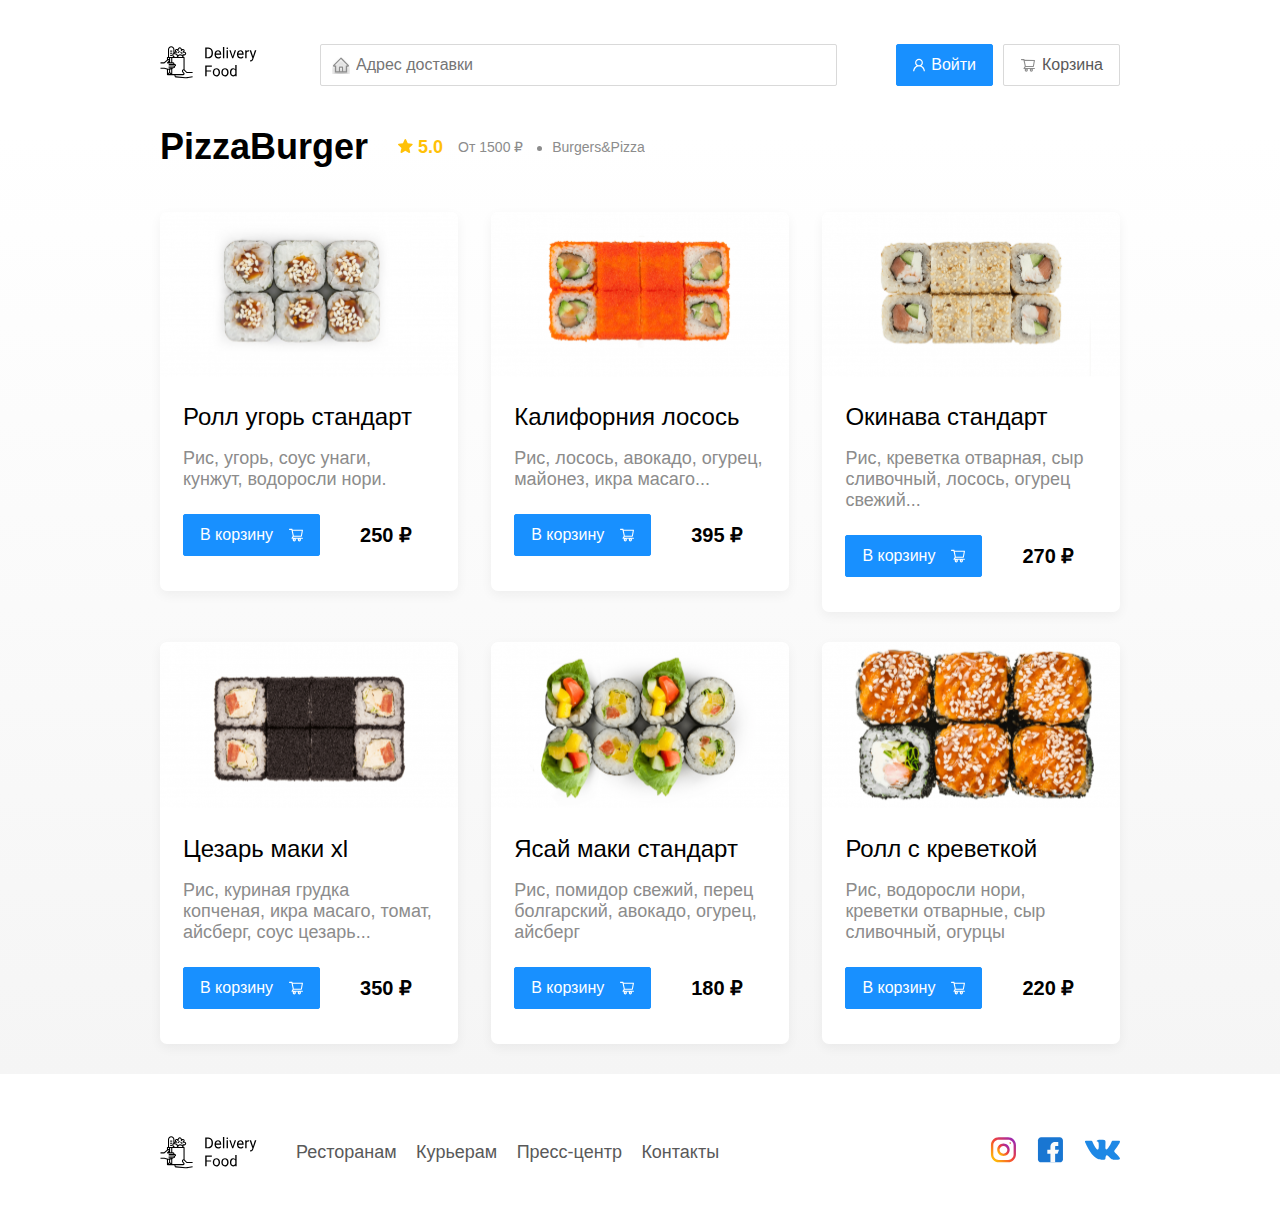
<file: restaurant.html>
<!DOCTYPE html>
<html lang="ru">
<head>
    <meta charset="UTF-8">
    <meta name="viewport" content="width=device-width, initial-scale=1.0">
    <title>PizzaBurger- доставка еды на дом</title>
    <link rel="stylesheet" href="./css/normalize.css">
    <link rel="stylesheet" href="./css/style.css">
    <link rel="stylesheet" href="css\animate.css">
</head>
<body>
    <div class="container">
    <header class="header">
        <a href="./index.html" class="logo"><img src="./img/logo.svg" alt="Логотип" class="logo"></a>
        <input type="text" class="input input-adress" placeholder="Адрес доставки">
        <div class="buttons">
           <button class="button button-primary">
               <img src="./img/user.svg" alt="user" class="button-icon">
               <span class="button-text">Войти</span>
            </button>
           <button class="button" id="cart-button">
               <img src="./img/shopping-cart.svg" alt="shopping-cart" class="button-icon">
               <span class="button-text">Корзина</span></button>
        </div>
    </header>
    
</div>
<!--.container-->
<main class="main">
    <div class="container">
      <sectiom class="restaurants">
        <div class="section-heading">
            <h2 class="section-title">
                PizzaBurger
            </h2>
            <div class="card-info">
                <div class="rating">
                    <img src="./img/rating.svg" alt="rating">
                    5.0
                </div>
                <div class="price">
                    От 1500 ₽
                </div>
                <div class="category">
                    Burgers&Pizza
                </div>
            </div>
            <!-- /.card-info -->
        </div>
        <div class="cards">
            <div class="card wow fadeInUp" data-wow-delay="0.2s">
                <img src="./img/food1.svg" alt="image" class="card-img">
                <div class="card-text">
                    <div class="card-heading">
                        <h3 class="card-title card-title-reg">
                           Ролл угорь стандарт
                        </h3>
                    </div>
                    <!--card-heading-->
                    <div class="card-info">
                        <div class="ingredients">
                            Рис, угорь, соус унаги, кунжут, водоросли нори.
                        </div>
                    </div>
                    <!-- /.card-info -->
                    <div class="card-buttons">
                        <button class="button button-primary">
                            <span class="button-card-text">В корзину</span>
                            <img src="./img/shopping-cart-white.svg" alt="shopping-cart" class="button-card-img">
                        </button>
                        <stong class="card-price-bold">
                            250 ₽
                        </stong>
                    </div>
                </div>
                <!--card-text-->
            </div>
            <!-- /.card -->
            <div class="card wow fadeInUp" data-wow-delay="0.4s">
                <img src="./img/food2.svg" alt="image" class="card-img">
                <div class="card-text">
                    <div class="card-heading">
                        <h3 class="card-title card-title-reg">
                            Калифорния лосось
                        </h3>
                    </div>
                    <!--card-heading-->
                    <div class="card-info">
                        <div class="ingredients">
                            Рис, лосось, авокадо, огурец, майонез, икра масаго...
                        </div>
                    </div>
                    <!-- /.card-info -->
                    <div class="card-buttons">
                        <button class="button button-primary">
                            <span class="button-card-text">В корзину</span>
                            <img src="./img/shopping-cart-white.svg" alt="shopping-cart" class="button-card-img">
                        </button>
                        <stong class="card-price-bold">
                            395 ₽
                        </stong>
                    </div>
                </div>
                <!--card-text-->
            </div>
            <!-- /.card -->
            <div class="card wow fadeInUp" data-wow-delay="0.6s">
                <img src="./img/food3.svg" alt="image" class="card-img">
                <div class="card-text">
                    <div class="card-heading">
                        <h3 class="card-title card-title-reg">
                            Окинава стандарт
                        </h3>
                    </div>
                    <!--card-heading-->
                    <div class="card-info">
                        <div class="ingredients">
                            Рис, креветка отварная, сыр сливочный, лосось, огурец свежий...
                        </div>
                    </div>
                    <!-- /.card-info -->
                    <div class="card-buttons">
                        <button class="button button-primary">
                            <span class="button-card-text">В корзину</span>
                            <img src="./img/shopping-cart-white.svg" alt="shopping-cart" class="button-card-img">
                        </button>
                        <stong class="card-price-bold">
                            270 ₽
                        </stong>
                    </div>
                </div>
                <!--card-text-->
            </div>
            <!-- /.card -->
            <div class="card wow fadeInUp" data-wow-delay="0.2s">
                <img src="./img/food4.svg" alt="image" class="card-img">
                <div class="card-text">
                    <div class="card-heading">
                        <h3 class="card-title card-title-reg">
                            Цезарь маки хl
                        </h3>
                    </div>
                    <!--card-heading-->
                    <div class="card-info">
                        <div class="ingredients">
                            Рис, куриная грудка копченая, икра масаго, томат, айсберг, соус цезарь...
                        </div>
                    </div>
                    <!-- /.card-info -->
                    <div class="card-buttons">
                        <button class="button button-primary">
                            <span class="button-card-text">В корзину</span>
                            <img src="./img/shopping-cart-white.svg" alt="shopping-cart" class="button-card-img">
                        </button>
                        <stong class="card-price-bold">
                            350 ₽
                        </stong>
                    </div>
                </div>
                <!--card-text-->
            </div>
            <!-- /.card -->
            <div class="card wow fadeInUp" data-wow-delay="0.4s">
                <img src="./img/food5.svg" alt="image" class="card-img">
                <div class="card-text">
                    <div class="card-heading">
                        <h3 class="card-title card-title-reg">
                            Ясай маки стандарт
                        </h3>
                    </div>
                    <!--card-heading-->
                    <div class="card-info">
                        <div class="ingredients">
                            Рис, помидор свежий, перец болгарский, авокадо, огурец, айсберг
                        </div>
                    </div>
                    <!-- /.card-info -->
                    <div class="card-buttons">
                        <button class="button button-primary">
                            <span class="button-card-text">В корзину</span>
                            <img src="./img/shopping-cart-white.svg" alt="shopping-cart" class="button-card-img">
                        </button>
                        <stong class="card-price-bold">
                            180 ₽
                        </stong>
                    </div>
                </div>
                <!--card-text-->
            </div>
            <!-- /.card -->
            <div class="card wow fadeInUp" data-wow-delay="0.6s">
                <img src="./img/food6.svg" alt="image" class="card-img">
                <div class="card-text">
                    <div class="card-heading">
                        <h3 class="card-title card-title-reg">
                            Ролл с креветкой
                        </h3>
                    </div>
                    <!--card-heading-->
                    <div class="card-info">
                        <div class="ingredients">
                            Рис, водоросли нори, креветки отварные, сыр сливочный, огурцы
                        </div>
                    </div>
                    <!-- /.card-info -->
                    <div class="card-buttons">
                        <button class="button button-primary">
                            <span class="button-card-text">В корзину</span>
                            <img src="./img/shopping-cart-white.svg" alt="shopping-cart" class="button-card-img">
                        </button>
                        <stong class="card-price-bold">
                            220 ₽
                        </stong>
                    </div>
                </div>
                <!--card-text-->
            </div>
            <!-- /.card -->
        </div>
        <!-- /.cards -->
    </sectiom>
    </div>
</main>
<footer>
    <div class="container">
        <div class="footer-block">
            <img src="./img/logo.svg" alt="logo" class="logo footer-logo">
            <nav class="footer-nav">
                <a href="№" class="footer-link">Ресторанам</a>
                <a href="№" class="footer-link">Курьерам</a>
                <a href="№" class="footer-link">Пресс-центр</a>
                <a href="№" class="footer-link">Контакты</a>
            </nav>
            <div class="social-links">
                <a href="#" class="social-link"><img src="./img/Insta.svg" alt="Instagram"></a>
                <a href="#" class="social-link"><img src="./img/fb.svg" alt="Facebook"></a>
                <a href="#" class="social-link"><img src="./img/VK.svg" alt="VK"></a>
            </div>
        </div>
    </div>
</footer>
    <div class="modal">
      <div class="modal-dialog wow fadeInRight" data-wow-delay="0.2s">
          <div class="modal-header">
              <h3 class="modal-title">Корзина</h3>
              <button class="close">&times;</button>
          </div>
          <div class="modal-body">
              <div class="food-row">
                  <span class="food-name">Ролл угорь стандарт</span>
                  <strong class="food-price">250 ₽</strong>
                  <div class="food-counter">
                      <button class="counter-button">-</button>
                      <span class="counter">1</span>
                      <button class="counter-button">+</button>
                  </div>
              </div>
              <!-- /.foods-row -->
              <div class="food-row">
                <span class="food-name">Ролл угорь стандарт</span>
                <strong class="food-price">250 ₽</strong>
                <div class="food-counter">
                    <button class="counter-button">-</button>
                    <span class="counter">1</span>
                    <button class="counter-button">+</button>
                </div>
            </div>
            <!-- /.foods-row -->
            <div class="food-row">
                <span class="food-name">Ролл угорь стандарт</span>
                <strong class="food-price">250 ₽</strong>
                <div class="food-counter">
                    <button class="counter-button">-</button>
                    <span class="counter">1</span>
                    <button class="counter-button">+</button>
                </div>
            </div>
            <!-- /.foods-row -->
            <div class="food-row">
                <span class="food-name">Ролл угорь стандарт</span>
                <strong class="food-price">250 ₽</strong>
                <div class="food-counter">
                    <button class="counter-button">-</button>
                    <span class="counter">1</span>
                    <button class="counter-button">+</button>
                </div>
            </div>
            <!-- /.foods-row -->
            <div class="food-row">
                <span class="food-name">Ролл угорь стандарт</span>
                <strong class="food-price">250 ₽</strong>
                <div class="food-counter">
                    <button class="counter-button minus-button">-</button>
                    <span class="counter">1</span>
                    <button class="counter-button plus-button">+</button>
                </div>
            </div>
            <!-- /.foods-row -->
          </div>
          <!--modal-body-->
          <div class="modal-footer">
            <sapn class="modal-pricetag">1 250 ₽</sapn>
            <div class="footer-buttons">
                <button class="button button-primary">Оформить заказ</button>
                <button class="button" id="cancellation">Отмена</button>
            </div>
          </div>
          <!--modal-footer-->
      </div>  
    </div>
    <script src="js/wow.min.js"></script>
    <script src="js/main.js"></script>
  </body>
</html>
</file>
<file: css/style.css>
* {
    box-sizing: border-box;
}
    @import url('https://fonts.googleapis.com/css?family=Roboto:400,700&display=swap&subset=cyrillic');

body {
    font-family: 'Roboto', sans-serif;
    padding-top: 44px;
    color: #000000;
}

.container {
    margin: auto;
    max-width: 1200px;
}

.header {
    display: flex;
    align-items: center;
    justify-content: space-between; 
    margin-bottom: 40px;
}
.input {
    background: #FFFFFF;
    border: 1px solid #D9D9D9;
    border-radius: 2px;
    font-size: 16px;
    line-height: 24px;
    padding: 8px;
    padding-left: 35px;
    background-position: left 11px center;
}

.input-adress {
    flex: 0.8;
    background-image: url(../img/home.svg);
    background-repeat: no-repeat;
}

.input-search {
    width: 300px;
    background-image: url(../img/search.svg);
    background-repeat: no-repeat;
    margin-left: auto;
}

.buttons {
    display: flex;
    align-items: center;
}

.button {
    display: flex;
    align-items: center;
    padding: 8px 16px; 
    background: #FFFFFF;
    border: 1px solid #D9D9D9;
    box-sizing: border-box;
    box-shadow: 0px 0px 2px rgba(0, 0, 0, 0.0015);
    border-radius: 2px;
    color: #595959;
    font-size: 16px;
    line-height: 24px;
    outline: none;
}

.button-primary {
    background: #1890FF;
    border: 1px solid #1890FF;
    color: white;
    margin-right: 10px;
}

.button-card-text  {
    margin-right: 15px;
}

.button-icon {
     margin-right: 6px;
}

.promo {
    box-shadow: 0px 7px 12px rgba(158, 158, 163, 0.1);
    background: #FFF1B8 url(../img/promo-img-2.png) no-repeat top -100px right -275px / 930px;
    border-radius: 10px;
    padding: 68px 70px;
    margin-bottom: 56px;
}
.promo-title {
    font-style: normal;
    font-weight: bold;
    font-size: 39px;
    line-height: 46px;    
    color: #302C34;

}

.promo-text {
    max-width: 538px;
    font-size: 24px;
    line-height: 28px;
    color: #302C34;
}

.main {
    background: linear-gradient(180deg, rgba(245, 245, 245, 0) 1.04%, #F5F5F5 100%);
}

.section-heading {
    display: flex;
    align-items: center;
    margin-bottom: 44px;
}

.section-title {
    font-weight: bold;
    font-size: 36px;
    line-height: 42px;
    margin: 0;
    margin-right: 30px;
}

.card {
    background: #FFFFFF;
    box-shadow: 0px 4px 12px rgba(0, 0, 0, 0.05);
    border-radius: 7px;
    overflow: hidden;
    margin-bottom: 30px;
    flex-basis: 31%;
    text-decoration: none;
}
.cards {
    display: flex;
    flex-wrap: wrap;
    align-items: flex-start;
    justify-content: space-between;
}

.card-img {   
    object-fit: cover;
    width: 100%;
}

.card-text {
    padding: 20px 23px 35px 23px;    
}

.card-heading {
    display: flex;
    align-items: center;
    justify-content: space-between;
}

.card-title {
    font-style: normal;
    font-weight: bold;
    font-size: 24px;
    line-height: 32px;
    margin: 0;
}

.card-title-reg {
    font-size: 24px;
    line-height: 32px;
    font-weight: 400; 
}

.card-tag  {
    background: #262626;
    border-radius: 2px;
    color: white;
    padding: 1px 8px;
}

.card-info {
    display: flex;
    align-items: center;
    flex-wrap: wrap;
    
}

.card-buttons {
    display: flex;
    align-items: center;
    margin-top: 24px;

}

.card-price-bold {
    font-weight: bold;
    font-size: 20px;
    line-height: 32px;
    margin-left: 30px;
}

.rating {
    margin-right: 26px;
    font-weight: bold;
    font-size: 18px;
    line-height: 32px;
    color: #FFC107;
}

.price, .category {
    font-size: 18px;
    line-height: 32px;
    color: #8C8C8C;
}

.price {
    margin-right: 10px;
}

.ingredients {
    font-size: 18px;
    line-height: 21px;
    color: #8C8C8C;
    margin-top: 15px;;
}

.category {
    text-overflow: ellipsis;
    overflow: hidden;
    white-space: nowrap;
    max-width: 150px
}

.price::after {
    content: '';
    width: 5px;
    height: 5px;
    background-color: #8c8c8c;
    display: inline-block;
    vertical-align: middle;
    border-radius: 50%;
    margin-left: 10px;
}

footer {
    padding: 60px 0px;
}

.footer-block  {
    display: flex;
    align-items: center;
    justify-content: space-between;
}
.footer-nav {
    margin-right: auto;
    margin-left: 35px;
}

.footer-link {
    display: inline-block;
    color: #595959;
    font-size: 18px;
    line-height: 21px;
    text-decoration: none;
}

.social-links {
    display: flex;
    align-items: center;
}

.social-link:not(:last-child) {
    margin-right: 21px;
}

.footer-link:not(:last-child) {
    margin-right: 15px;
}

.modal {
    position: fixed;
    left: 0;
    top: 0;
    width: 100%;
    height: 100%;
    background: rgba(0, 0, 0, 0.4);
    display: flex;
    display: none;
}

.is-open {
    display: flex;
}

.modal-dialog {
    width: 95%;
    max-width: 780px;
    background: #FFFFFF;
    border-radius: 5px;
    margin: auto;
    padding: 40px 45px;
}

.modal-header {
    display: flex;
    align-items: center;
    justify-content: space-between;
    margin-bottom: 45px;
}

.modal-title {
    margin: 0;
    font-weight: bold;
    font-size: 36px;
    line-height: 42px;
}

.close {
    font-size: 36px;
    border: none;
    background-color: transparent;
    outline: none;
}

.modal-body {
    margin-bottom: 52px;
}

.food-row {
    display: flex;
    align-items: center;
    justify-content: space-between;
    padding-bottom: 8px;
    border-bottom: 1px solid #D9D9D9;
    margin-bottom: 15px;
}

.food-name {
    font-size: 18px;
    line-height: 32px;   
}

.food-price {
    margin-left: auto;
    margin-right: 47px;
    font-weight: bold;
    font-size: 20px;
    line-height: 32px;
}

.food-counter {
    display: flex;
    align-items: center;
}

.counter-button {
    display: flex;
    align-items: center;
    justify-content: center;
    width: 39px;
    height: 32px;
    background: #FFFFFF;
    border: 1px solid #40A9FF;
    box-sizing: border-box;
    border-radius: 2px;
    font-weight: normal;
    font-size: 14px;
    line-height: 22px;
    color:  #40A9FF;;
}

.counter {
    line-height: 24px;
    font-size: 16px;
    margin-left: 10px;
    margin-right: 10px;
}

.modal-footer {
    display: flex;
    align-items: center;
    justify-content: space-between;
}

.footer-buttons {
    display: flex;
    align-items: center;
}

.modal-pricetag {
    background: #262626;
    border-radius: 5px;
    color: white;
    padding: 15px 20px;
}

@media (max-width: 1366px) {
  .container { 
    max-width: 960px
   }

   .promo {
       background-position: center right -300px;
       background-size: 700px;
   }

   .rating {
    margin-right: 15px;
   }


   .category, .price {
       font-size: 14px;
   }
}

@media (max-width: 992px) {

    .container {
        max-width: 750px;
    }

    .promo {
        padding: 50px;
        background-size: 500px;
        background-position: center right -200px
    }

    .promo-text {
        font-size: 18px;
        max-width: 400px;
    }

    .card {
        flex-basis: 49%;
    }

    .footer-link {
        font-size: 16px;
    }
}

@media (max-width: 768px) {

    .container {
        max-width: 560px;
    }

    .card-info {
        flex-wrap: wrap;
    }

    .card .rating {
        flex-basis: 100%;
    }

      
    .card-title {
        font-size: 18px;
    }
    
    .promo {
        background-size: 500px;
        background-position: bottom -20px right -250px;
    }

    .promo-title {
        font-size: 24px;
        line-height: 1.4;
    }

    .promo-text {
        margin-top: 0;
        max-width: 280px;
    }
}

@media (max-width: 578px) {

    .container {
        width: 90%;
    }

    .header {
        flex-wrap: wrap;
    }

    .input-adress {
        margin-top: 15px;
        flex: 1;
        order: 5;
    }

    .promo {
        background-image: none;
    }
    .promo-title {
        margin-bottom: 10px;
    }

    .section-title {
        font-size: 20px;
    }

    .card {
        flex-basis: 100%;
    }

    .card-img {
        width: 100%;
        position: relative;
        left: 15px
           }

    .footer-nav {
        margin-left: 0;
        margin-right: 0;
        order: 0;
        display: flex;
        flex-direction: column;
    }

    .footer-logo {
        order: 1;
        margin-right: 15px;
    }

    .social-links {
        order: 2;
    }
}

@media (max-width: 400px) {

    .button {
        min-height: 40px;
    }

    .button-icon {
        margin-right: 0;

    }
    
    .button-text {
        display: none;
    }

    .promo{
        padding: 20px;
    }

    .section-heading {
        flex-wrap: wrap;
    }
 
    .footer-block {
        flex-wrap: wrap;
        flex-direction: column;
        align-items: center;
    }

    .footer-logo {
        order: 0;
        margin-bottom: 20px;
    }

    .footer-nav {
        margin-bottom: 20px;
        text-align: center;
    }

    .footer-link:not(:last-child) {
        margin-right: 0;
    }
}
</file>
